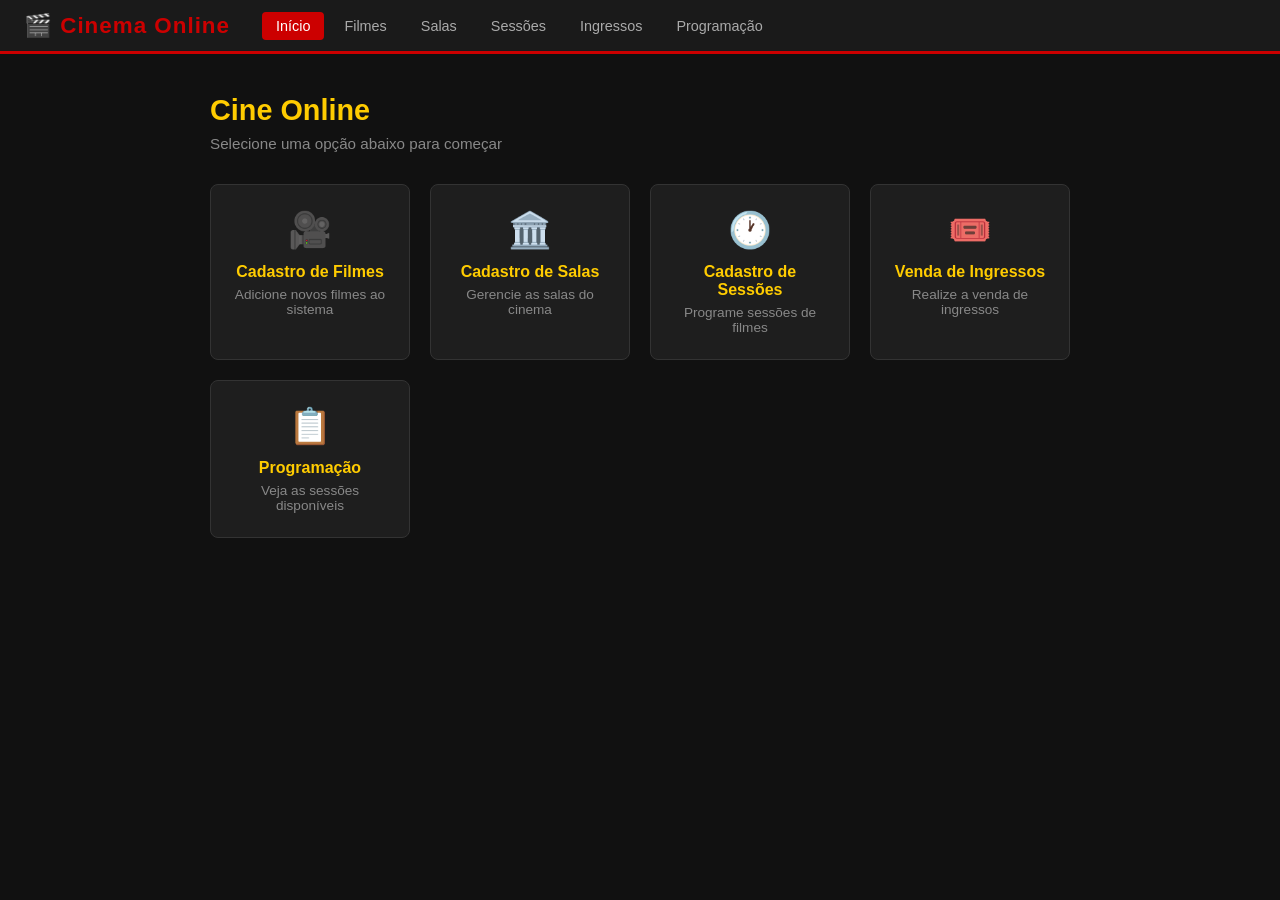
<file: index.html>
<!DOCTYPE html>
<html lang="pt-BR">
<head>
  <meta charset="UTF-8">
  <title>Cinema Online</title>
  <link rel="stylesheet" href="style.css">
</head>
<body>
  <nav class="navbar">
    <div class="nav-brand">🎬 Cinema Online</div>
    <ul class="nav-links">
      <li><a href="index.html" class="active">Início</a></li>
      <li><a href="cadastro-filmes.html">Filmes</a></li>
      <li><a href="cadastro-salas.html">Salas</a></li>
      <li><a href="cadastro-sessoes.html">Sessões</a></li>
      <li><a href="venda-ingressos.html">Ingressos</a></li>
      <li><a href="sessoes.html">Programação</a></li>
    </ul>
  </nav>

  <main class="container">
    <h1 class="page-title">Cine Online</h1>
    <p class="page-subtitle">Selecione uma opção abaixo para começar</p>

    <div class="menu-grid">
      <a href="cadastro-filmes.html" class="menu-card">
        <span class="menu-icon">🎥</span>
        <h2>Cadastro de Filmes</h2>
        <p>Adicione novos filmes ao sistema</p>
      </a>
      <a href="cadastro-salas.html" class="menu-card">
        <span class="menu-icon">🏛️</span>
        <h2>Cadastro de Salas</h2>
        <p>Gerencie as salas do cinema</p>
      </a>
      <a href="cadastro-sessoes.html" class="menu-card">
        <span class="menu-icon">🕐</span>
        <h2>Cadastro de Sessões</h2>
        <p>Programe sessões de filmes</p>
      </a>
      <a href="venda-ingressos.html" class="menu-card">
        <span class="menu-icon">🎟️</span>
        <h2>Venda de Ingressos</h2>
        <p>Realize a venda de ingressos</p>
      </a>
      <a href="sessoes.html" class="menu-card">
        <span class="menu-icon">📋</span>
        <h2>Programação</h2>
        <p>Veja as sessões disponíveis</p>
      </a>
    </div>
  </main>
</body>
</html>
</file>
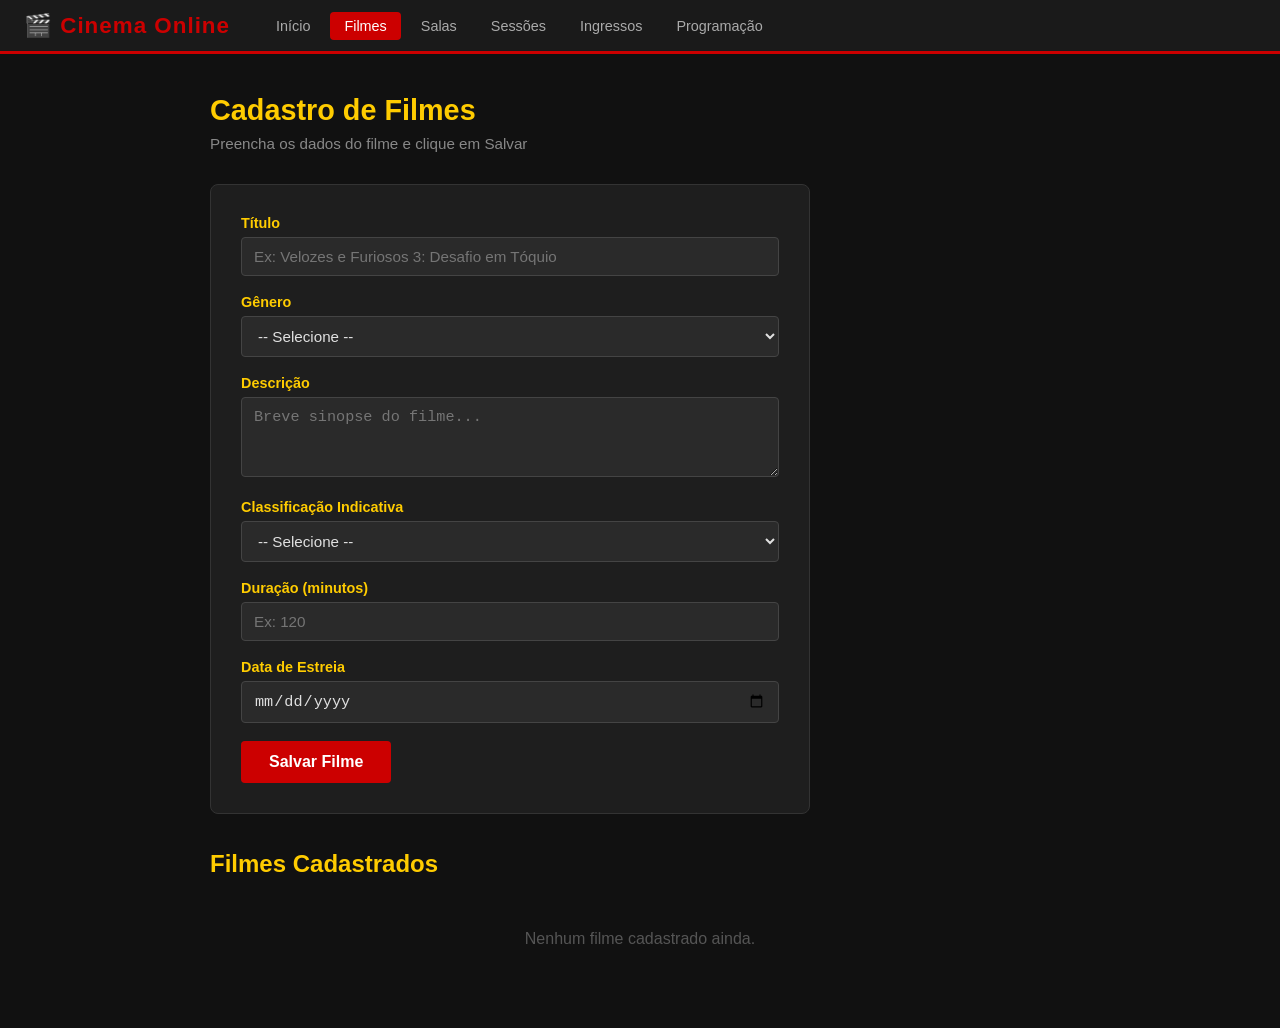
<file: cadastro-filmes.html>
<!DOCTYPE html>
<html lang="pt-BR">
<head>
  <meta charset="UTF-8">
  <title>Cadastro de Filmes - Cinema Online</title>
  <link rel="stylesheet" href="style.css">
</head>
<body>
  <nav class="navbar">
    <div class="nav-brand">🎬 Cinema Online</div>
    <ul class="nav-links">
      <li><a href="index.html">Início</a></li>
      <li><a href="cadastro-filmes.html" class="active">Filmes</a></li>
      <li><a href="cadastro-salas.html">Salas</a></li>
      <li><a href="cadastro-sessoes.html">Sessões</a></li>
      <li><a href="venda-ingressos.html">Ingressos</a></li>
      <li><a href="sessoes.html">Programação</a></li>
    </ul>
  </nav>

  <main class="container">
    <h1 class="page-title">Cadastro de Filmes</h1>
    <p class="page-subtitle">Preencha os dados do filme e clique em Salvar</p>

    <div id="alerta" class="alert hidden"></div>

    <div class="form-card">
      <div class="form-group">
        <label for="titulo">Título</label>
        <input type="text" id="titulo" placeholder="Ex: Velozes e Furiosos 3: Desafio em Tóquio">
      </div>

      <div class="form-group">
        <label for="genero">Gênero</label>
        <select id="genero">
          <option value="">-- Selecione --</option>
          <option value="Ação">Ação</option>
          <option value="Aventura">Aventura</option>
          <option value="Comédia">Comédia</option>
          <option value="Drama">Drama</option>
          <option value="Terror">Terror</option>
          <option value="Romance">Romance</option>
          <option value="Ficção Científica">Ficção Científica</option>
          <option value="Animação">Animação</option>
          <option value="Documentário">Documentário</option>
          <option value="Suspense">Suspense</option>
        </select>
      </div>

      <div class="form-group">
        <label for="descricao">Descrição</label>
        <textarea id="descricao" placeholder="Breve sinopse do filme..."></textarea>
      </div>

      <div class="form-group">
        <label for="classificacao">Classificação Indicativa</label>
        <select id="classificacao">
          <option value="">-- Selecione --</option>
          <option value="Livre">Livre</option>
          <option value="10 anos">10 anos</option>
          <option value="12 anos">12 anos</option>
          <option value="14 anos">14 anos</option>
          <option value="16 anos">16 anos</option>
          <option value="18 anos">18 anos</option>
        </select>
      </div>

      <div class="form-group">
        <label for="duracao">Duração (minutos)</label>
        <input type="number" id="duracao" placeholder="Ex: 120" min="1">
      </div>

      <div class="form-group">
        <label for="estreia">Data de Estreia</label>
        <input type="date" id="estreia">
      </div>

      <button class="btn-primary" onclick="salvarFilme()">Salvar Filme</button>
    </div>

    <h2 style="color:#ffcc00; margin: 36px 0 12px;">Filmes Cadastrados</h2>
    <div id="listaFilmes"></div>
  </main>

  <script>
    let editandoId = null;

    // Carrega a lista de filmes ao abrir a página
    carregarFilmes();

    function salvarFilme() {
      // Lê os valores dos campos do formulário
      const titulo       = document.getElementById('titulo').value.trim();
      const genero       = document.getElementById('genero').value;
      const descricao    = document.getElementById('descricao').value.trim();
      const classificacao= document.getElementById('classificacao').value;
      const duracao      = document.getElementById('duracao').value;
      const estreia      = document.getElementById('estreia').value;

      // Validação: todos os campos são obrigatórios
      if (!titulo || !genero || !descricao || !classificacao || !duracao || !estreia) {
        mostrarAlerta('Preencha todos os campos!', 'error');
        return;
      }

      // Recupera o array de filmes já salvo (ou cria um vazio)
      const filmes = JSON.parse(localStorage.getItem('filmes') || '[]');

      if (editandoId) {
        // Atualizar filme existente
        const index = filmes.findIndex(f => f.id === editandoId);
        if (index !== -1) {
          filmes[index] = {
            id: editandoId,
            titulo,
            genero,
            descricao,
            classificacao,
            duracao: parseInt(duracao),
            estreia
          };
          localStorage.setItem('filmes', JSON.stringify(filmes));
          mostrarAlerta('Filme atualizado com sucesso!', 'success');
        }
      } else {
        // Cria o objeto do novo filme com um id único
        const novoFilme = {
          id: Date.now(),
          titulo,
          genero,
          descricao,
          classificacao,
          duracao: parseInt(duracao),
          estreia
        };

        // Adiciona o novo filme ao array e salva de volta no localStorage
        filmes.push(novoFilme);
        localStorage.setItem('filmes', JSON.stringify(filmes));
        mostrarAlerta('Filme salvo com sucesso!', 'success');
      }

      limparFormulario();
      carregarFilmes();
      resetarEdicao();
    }

    function editarFilme(id) {
      const filmes = JSON.parse(localStorage.getItem('filmes') || '[]');
      const filme = filmes.find(f => f.id === id);
      if (filme) {
        document.getElementById('titulo').value = filme.titulo;
        document.getElementById('genero').value = filme.genero;
        document.getElementById('descricao').value = filme.descricao;
        document.getElementById('classificacao').value = filme.classificacao;
        document.getElementById('duracao').value = filme.duracao;
        document.getElementById('estreia').value = filme.estreia;
        editandoId = id;
        document.querySelector('.btn-primary').textContent = 'Atualizar Filme';
      }
    }

    function deletarFilme(id) {
      if (confirm('Tem certeza que deseja excluir este filme?')) {
        const filmes = JSON.parse(localStorage.getItem('filmes') || '[]');
        const novosFilmes = filmes.filter(f => f.id !== id);
        localStorage.setItem('filmes', JSON.stringify(novosFilmes));
        mostrarAlerta('Filme excluído com sucesso!', 'success');
        carregarFilmes();
      }
    }

    function resetarEdicao() {
      editandoId = null;
      document.querySelector('.btn-primary').textContent = 'Salvar Filme';
    }

    function carregarFilmes() {
      const filmes = JSON.parse(localStorage.getItem('filmes') || '[]');
      const div = document.getElementById('listaFilmes');

      if (filmes.length === 0) {
        div.innerHTML = '<div class="empty-state"><p>Nenhum filme cadastrado ainda.</p></div>';
        return;
      }

      // Monta a tabela com os filmes existentes
      let html = '<div class="table-wrapper"><table>';
      html += '<tr><th>Título</th><th>Gênero</th><th>Classificação</th><th>Duração</th><th>Estreia</th><th>Ações</th></tr>';
      filmes.forEach(f => {
        html += `<tr>
          <td>${f.titulo}</td>
          <td>${f.genero}</td>
          <td><span class="badge">${f.classificacao}</span></td>
          <td>${f.duracao} min</td>
          <td>${formatarData(f.estreia)}</td>
          <td>
            <button class="btn-edit" onclick="editarFilme(${f.id})">Editar</button>
            <button class="btn-delete" onclick="deletarFilme(${f.id})">Excluir</button>
          </td>
        </tr>`;
      });
      html += '</table></div>';
      div.innerHTML = html;
    }

    function limparFormulario() {
      ['titulo','genero','descricao','classificacao','duracao','estreia']
        .forEach(id => document.getElementById(id).value = '');
      resetarEdicao();
    }

    function mostrarAlerta(msg, tipo) {
      const el = document.getElementById('alerta');
      el.textContent = msg;
      el.className = `alert alert-${tipo}`;
      setTimeout(() => el.className = 'alert hidden', 3000);
    }

    function formatarData(dataStr) {
      if (!dataStr) return '-';
      const [y, m, d] = dataStr.split('-');
      return `${d}/${m}/${y}`;
    }
  </script>
</body>
</html>
</file>
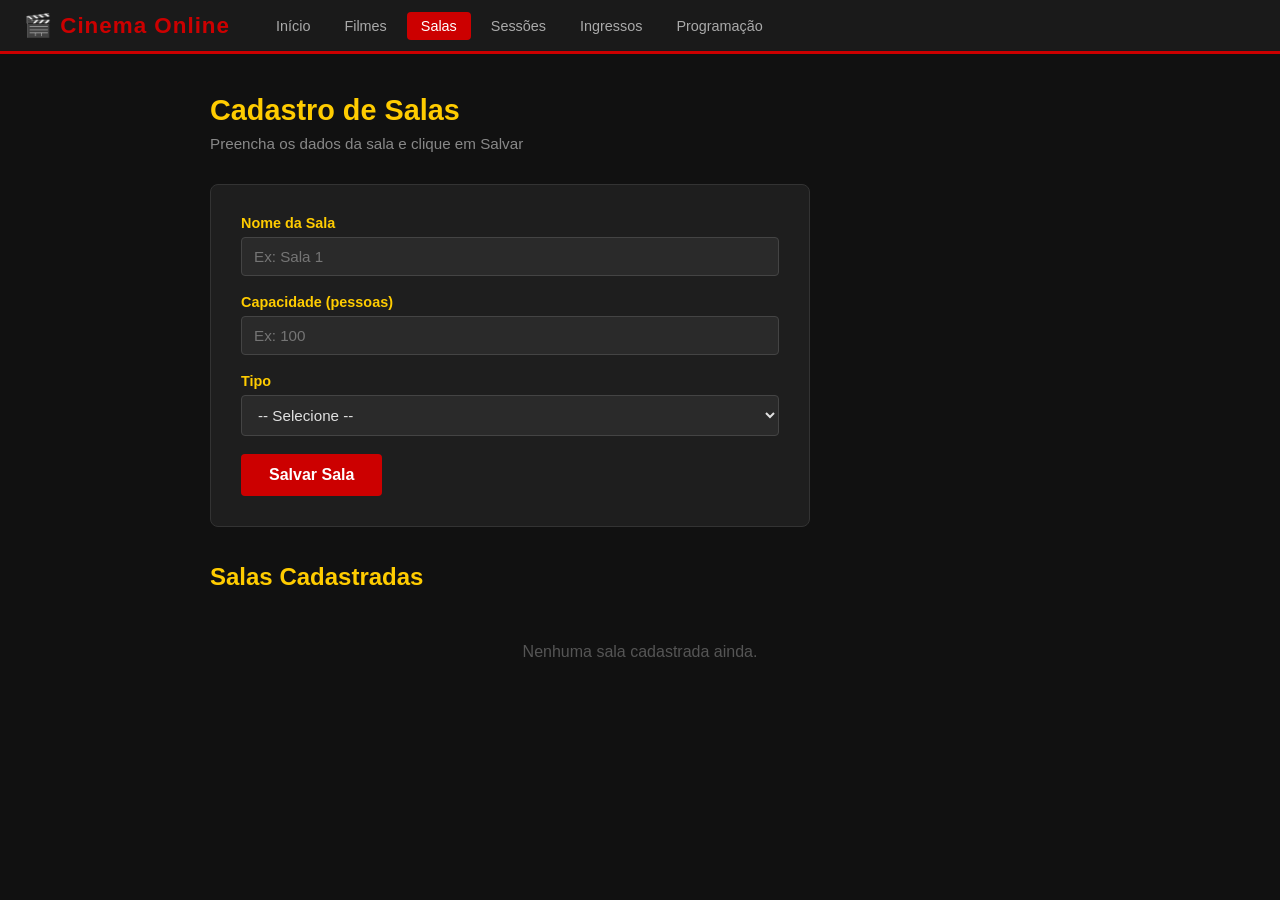
<file: cadastro-salas.html>
<!DOCTYPE html>
<html lang="pt-BR">
<head>
  <meta charset="UTF-8">
  <title>Cadastro de Salas - Cinema Online</title>
  <link rel="stylesheet" href="style.css">
</head>
<body>
  <nav class="navbar">
    <div class="nav-brand">🎬 Cinema Online</div>
    <ul class="nav-links">
      <li><a href="index.html">Início</a></li>
      <li><a href="cadastro-filmes.html">Filmes</a></li>
      <li><a href="cadastro-salas.html" class="active">Salas</a></li>
      <li><a href="cadastro-sessoes.html">Sessões</a></li>
      <li><a href="venda-ingressos.html">Ingressos</a></li>
      <li><a href="sessoes.html">Programação</a></li>
    </ul>
  </nav>

  <main class="container">
    <h1 class="page-title">Cadastro de Salas</h1>
    <p class="page-subtitle">Preencha os dados da sala e clique em Salvar</p>

    <div id="alerta" class="alert hidden"></div>

    <div class="form-card">
      <div class="form-group">
        <label for="nome">Nome da Sala</label>
        <input type="text" id="nome" placeholder="Ex: Sala 1">
      </div>

      <div class="form-group">
        <label for="capacidade">Capacidade (pessoas)</label>
        <input type="number" id="capacidade" placeholder="Ex: 100" min="1">
      </div>

      <div class="form-group">
        <label for="tipo">Tipo</label>
        <select id="tipo">
          <option value="">-- Selecione --</option>
          <option value="2D">2D</option>
          <option value="3D">3D</option>
          <option value="IMAX">IMAX</option>
        </select>
      </div>

      <button class="btn-primary" onclick="salvarSala()">Salvar Sala</button>
    </div>

    <h2 style="color:#ffcc00; margin: 36px 0 12px;">Salas Cadastradas</h2>
    <div id="listaSalas"></div>
  </main>

  <script>
    let editandoId = null;

    carregarSalas();

    function salvarSala() {
      const nome       = document.getElementById('nome').value.trim();
      const capacidade = document.getElementById('capacidade').value;
      const tipo       = document.getElementById('tipo').value;

      if (!nome || !capacidade || !tipo) {
        mostrarAlerta('Preencha todos os campos!', 'error');
        return;
      }

      // Recupera o array de salas salvo no localStorage
      const salas = JSON.parse(localStorage.getItem('salas') || '[]');

      if (editandoId) {
        // Atualizar sala existente
        const index = salas.findIndex(s => s.id === editandoId);
        if (index !== -1) {
          salas[index] = {
            id: editandoId,
            nome,
            capacidade: parseInt(capacidade),
            tipo
          };
          localStorage.setItem('salas', JSON.stringify(salas));
          mostrarAlerta('Sala atualizada com sucesso!', 'success');
        }
      } else {
        const novaSala = {
          id: Date.now(),
          nome,
          capacidade: parseInt(capacidade),
          tipo
        };

        salas.push(novaSala);
        localStorage.setItem('salas', JSON.stringify(salas));
        mostrarAlerta('Sala salva com sucesso!', 'success');
      }

      limparFormulario();
      carregarSalas();
      resetarEdicao();
    }

    function editarSala(id) {
      const salas = JSON.parse(localStorage.getItem('salas') || '[]');
      const sala = salas.find(s => s.id === id);
      if (sala) {
        document.getElementById('nome').value = sala.nome;
        document.getElementById('capacidade').value = sala.capacidade;
        document.getElementById('tipo').value = sala.tipo;
        editandoId = id;
        document.querySelector('.btn-primary').textContent = 'Atualizar Sala';
      }
    }

    function deletarSala(id) {
      if (confirm('Tem certeza que deseja excluir esta sala?')) {
        const salas = JSON.parse(localStorage.getItem('salas') || '[]');
        const novasSalas = salas.filter(s => s.id !== id);
        localStorage.setItem('salas', JSON.stringify(novasSalas));
        mostrarAlerta('Sala excluída com sucesso!', 'success');
        carregarSalas();
      }
    }

    function resetarEdicao() {
      editandoId = null;
      document.querySelector('.btn-primary').textContent = 'Salvar Sala';
    }

    function carregarSalas() {
      const salas = JSON.parse(localStorage.getItem('salas') || '[]');
      const div = document.getElementById('listaSalas');

      if (salas.length === 0) {
        div.innerHTML = '<div class="empty-state"><p>Nenhuma sala cadastrada ainda.</p></div>';
        return;
      }

      let html = '<div class="table-wrapper"><table>';
      html += '<tr><th>Nome</th><th>Capacidade</th><th>Tipo</th><th>Ações</th></tr>';
      salas.forEach(s => {
        html += `<tr>
          <td>${s.nome}</td>
          <td>${s.capacidade} lugares</td>
          <td><span class="badge">${s.tipo}</span></td>
          <td>
            <button class="btn-edit" onclick="editarSala(${s.id})">Editar</button>
            <button class="btn-delete" onclick="deletarSala(${s.id})">Excluir</button>
          </td>
        </tr>`;
      });
      html += '</table></div>';
      div.innerHTML = html;
    }

    function limparFormulario() {
      ['nome', 'capacidade', 'tipo'].forEach(id => document.getElementById(id).value = '');
      resetarEdicao();
    }

    function mostrarAlerta(msg, tipo) {
      const el = document.getElementById('alerta');
      el.textContent = msg;
      el.className = `alert alert-${tipo}`;
      setTimeout(() => el.className = 'alert hidden', 3000);
    }
  </script>
</body>
</html>
</file>
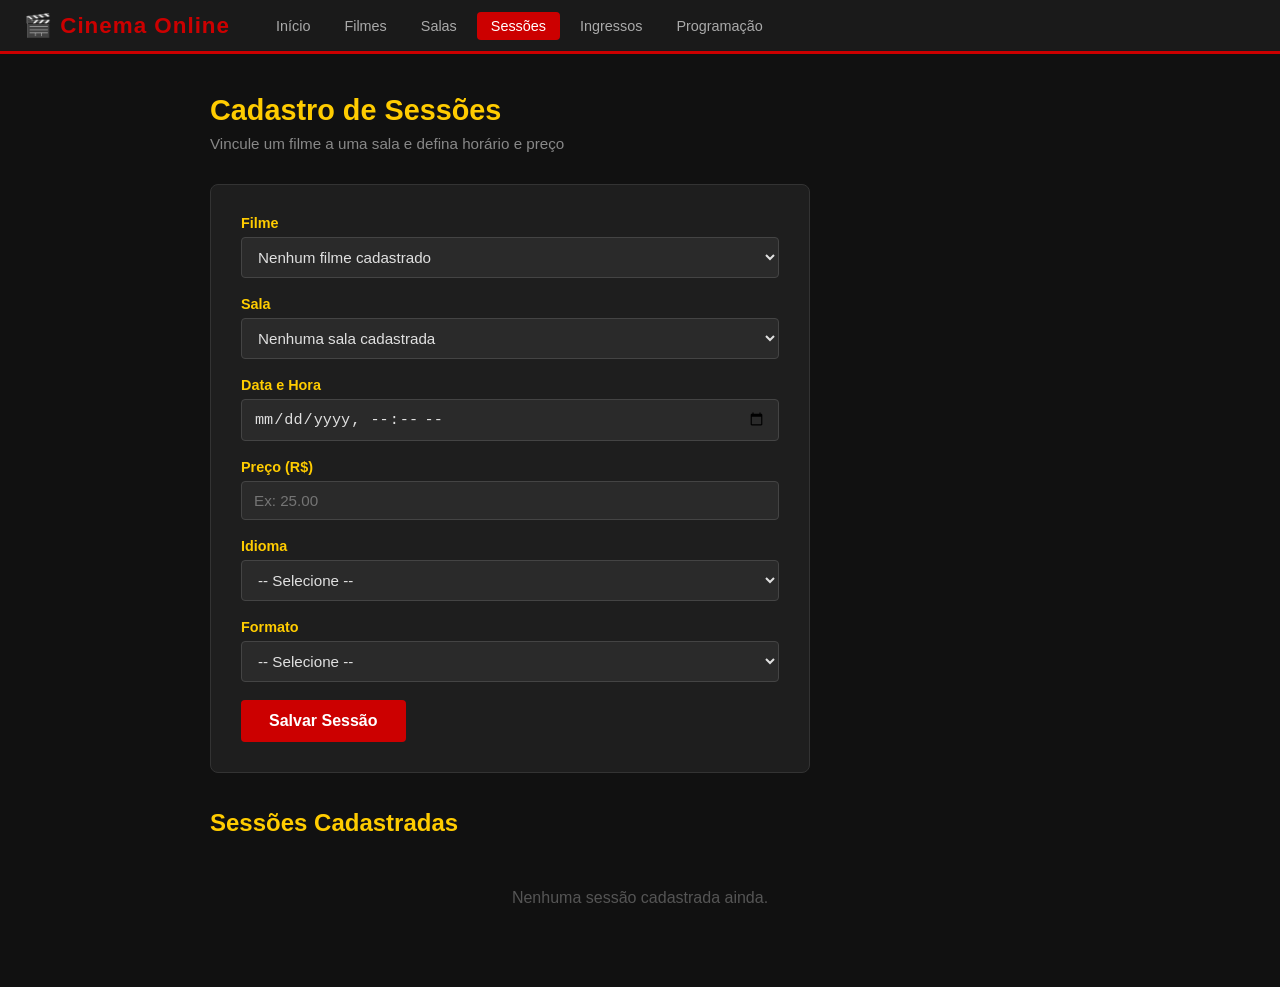
<file: cadastro-sessoes.html>
<!DOCTYPE html>
<html lang="pt-BR">
<head>
  <meta charset="UTF-8">
  <title>Cadastro de Sessões - Cinema Online</title>
  <link rel="stylesheet" href="style.css">
</head>
<body>
  <nav class="navbar">
    <div class="nav-brand">🎬 Cinema Online</div>
    <ul class="nav-links">
      <li><a href="index.html">Início</a></li>
      <li><a href="cadastro-filmes.html">Filmes</a></li>
      <li><a href="cadastro-salas.html">Salas</a></li>
      <li><a href="cadastro-sessoes.html" class="active">Sessões</a></li>
      <li><a href="venda-ingressos.html">Ingressos</a></li>
      <li><a href="sessoes.html">Programação</a></li>
    </ul>
  </nav>

  <main class="container">
    <h1 class="page-title">Cadastro de Sessões</h1>
    <p class="page-subtitle">Vincule um filme a uma sala e defina horário e preço</p>

    <div id="alerta" class="alert hidden"></div>

    <div class="form-card">
      <div class="form-group">
        <label for="filme">Filme</label>
        <!-- Este select é preenchido dinamicamente pelo JavaScript com filmes do localStorage -->
        <select id="filme">
          <option value="">-- Selecione um Filme --</option>
        </select>
      </div>

      <div class="form-group">
        <label for="sala">Sala</label>
        <!-- Este select é preenchido dinamicamente pelo JavaScript com salas do localStorage -->
        <select id="sala">
          <option value="">-- Selecione uma Sala --</option>
        </select>
      </div>

      <div class="form-group">
        <label for="dataHora">Data e Hora</label>
        <input type="datetime-local" id="dataHora">
      </div>

      <div class="form-group">
        <label for="preco">Preço (R$)</label>
        <input type="number" id="preco" placeholder="Ex: 25.00" min="0" step="0.01">
      </div>

      <div class="form-group">
        <label for="idioma">Idioma</label>
        <select id="idioma">
          <option value="">-- Selecione --</option>
          <option value="Português">Português</option>
          <option value="Áudio Original (Legendado)">Áudio Original (Legendado)</option>
        </select>
      </div>

      <div class="form-group">
        <label for="formato">Formato</label>
        <select id="formato">
          <option value="">-- Selecione --</option>
          <option value="2D">2D</option>
          <option value="3D">3D</option>
        </select>
      </div>

      <button class="btn-primary" onclick="salvarSessao()">Salvar Sessão</button>
    </div>

    <h2 style="color:#ffcc00; margin: 36px 0 12px;">Sessões Cadastradas</h2>
    <div id="listaSessoes"></div>
  </main>

  <script>
    let editandoId = null;

    // Ao carregar a página, popula os selects com dados do localStorage
    carregarOpcoesFilmes();
    carregarOpcoesSalas();
    carregarSessoes();

    function carregarOpcoesFilmes() {
      const filmes = JSON.parse(localStorage.getItem('filmes') || '[]');
      const select = document.getElementById('filme');

      if (filmes.length === 0) {
        select.innerHTML = '<option value="">Nenhum filme cadastrado</option>';
        return;
      }

      // Para cada filme salvo, cria um <option> com id como valor e título como texto
      filmes.forEach(f => {
        const option = document.createElement('option');
        option.value = f.id;
        option.textContent = f.titulo;
        select.appendChild(option);
      });
    }

    function carregarOpcoesSalas() {
      const salas = JSON.parse(localStorage.getItem('salas') || '[]');
      const select = document.getElementById('sala');

      if (salas.length === 0) {
        select.innerHTML = '<option value="">Nenhuma sala cadastrada</option>';
        return;
      }

      salas.forEach(s => {
        const option = document.createElement('option');
        option.value = s.id;
        option.textContent = `${s.nome} (${s.tipo})`;
        select.appendChild(option);
      });
    }

    function salvarSessao() {
      const filmeId  = document.getElementById('filme').value;
      const salaId   = document.getElementById('sala').value;
      const dataHora = document.getElementById('dataHora').value;
      const preco    = document.getElementById('preco').value;
      const idioma   = document.getElementById('idioma').value;
      const formato  = document.getElementById('formato').value;

      if (!filmeId || !salaId || !dataHora || !preco || !idioma || !formato) {
        mostrarAlerta('Preencha todos os campos!', 'error');
        return;
      }

      const sessoes = JSON.parse(localStorage.getItem('sessoes') || '[]');

      if (editandoId) {
        // Atualizar sessão existente
        const index = sessoes.findIndex(s => s.id === editandoId);
        if (index !== -1) {
          sessoes[index] = {
            id: editandoId,
            filmeId,
            salaId,
            dataHora,
            preco: parseFloat(preco),
            idioma,
            formato
          };
          localStorage.setItem('sessoes', JSON.stringify(sessoes));
          mostrarAlerta('Sessão atualizada com sucesso!', 'success');
        }
      } else {
        const novaSessao = {
          id: Date.now(),
          filmeId,
          salaId,
          dataHora,
          preco: parseFloat(preco),
          idioma,
          formato
        };

        sessoes.push(novaSessao);
        localStorage.setItem('sessoes', JSON.stringify(sessoes));
        mostrarAlerta('Sessão salva com sucesso!', 'success');
      }

      limparFormulario();
      carregarSessoes();
      resetarEdicao();
    }

    function carregarSessoes() {
      const sessoes = JSON.parse(localStorage.getItem('sessoes') || '[]');
      const filmes  = JSON.parse(localStorage.getItem('filmes') || '[]');
      const salas   = JSON.parse(localStorage.getItem('salas') || '[]');
      const div     = document.getElementById('listaSessoes');

      if (sessoes.length === 0) {
        div.innerHTML = '<div class="empty-state"><p>Nenhuma sessão cadastrada ainda.</p></div>';
        return;
      }

      let html = '<div class="table-wrapper"><table>';
      html += '<tr><th>Filme</th><th>Sala</th><th>Data/Hora</th><th>Preço</th><th>Idioma</th><th>Formato</th><th>Ações</th></tr>';

      sessoes.forEach(s => {
        // Busca os dados completos do filme e da sala pelo id armazenado na sessão
        const filme = filmes.find(f => String(f.id) === String(s.filmeId));
        const sala  = salas.find(sa => String(sa.id) === String(s.salaId));

        html += `<tr>
          <td>${filme ? filme.titulo : '?'}</td>
          <td>${sala ? sala.nome : '?'}</td>
          <td>${formatarDataHora(s.dataHora)}</td>
          <td>R$ ${parseFloat(s.preco).toFixed(2)}</td>
          <td>${s.idioma}</td>
          <td><span class="badge">${s.formato}</span></td>
          <td>
            <button class="btn-edit" onclick="editarSessao(${s.id})">Editar</button>
            <button class="btn-delete" onclick="deletarSessao(${s.id})">Excluir</button>
          </td>
        </tr>`;
      });

      html += '</table></div>';
      div.innerHTML = html;
    }

    function editarSessao(id) {
      const sessoes = JSON.parse(localStorage.getItem('sessoes') || '[]');
      const sessao = sessoes.find(s => s.id === id);
      if (sessao) {
        document.getElementById('filme').value = sessao.filmeId;
        document.getElementById('sala').value = sessao.salaId;
        document.getElementById('dataHora').value = sessao.dataHora;
        document.getElementById('preco').value = sessao.preco;
        document.getElementById('idioma').value = sessao.idioma;
        document.getElementById('formato').value = sessao.formato;
        editandoId = id;
        document.querySelector('.btn-primary').textContent = 'Atualizar Sessão';
      }
    }

    function deletarSessao(id) {
      if (confirm('Tem certeza que deseja excluir esta sessão?')) {
        const sessoes = JSON.parse(localStorage.getItem('sessoes') || '[]');
        const novasSessoes = sessoes.filter(s => s.id !== id);
        localStorage.setItem('sessoes', JSON.stringify(novasSessoes));
        mostrarAlerta('Sessão excluída com sucesso!', 'success');
        carregarSessoes();
      }
    }

    function resetarEdicao() {
      editandoId = null;
      document.querySelector('.btn-primary').textContent = 'Salvar Sessão';
    }

    function limparFormulario() {
      ['filme','sala','dataHora','preco','idioma','formato']
        .forEach(id => document.getElementById(id).value = '');
      resetarEdicao();
    }

    function mostrarAlerta(msg, tipo) {
      const el = document.getElementById('alerta');
      el.textContent = msg;
      el.className = `alert alert-${tipo}`;
      setTimeout(() => el.className = 'alert hidden', 3000);
    }

    function formatarDataHora(str) {
      if (!str) return '-';
      const d = new Date(str);
      return d.toLocaleString('pt-BR');
    }
  </script>
</body>
</html>
</file>
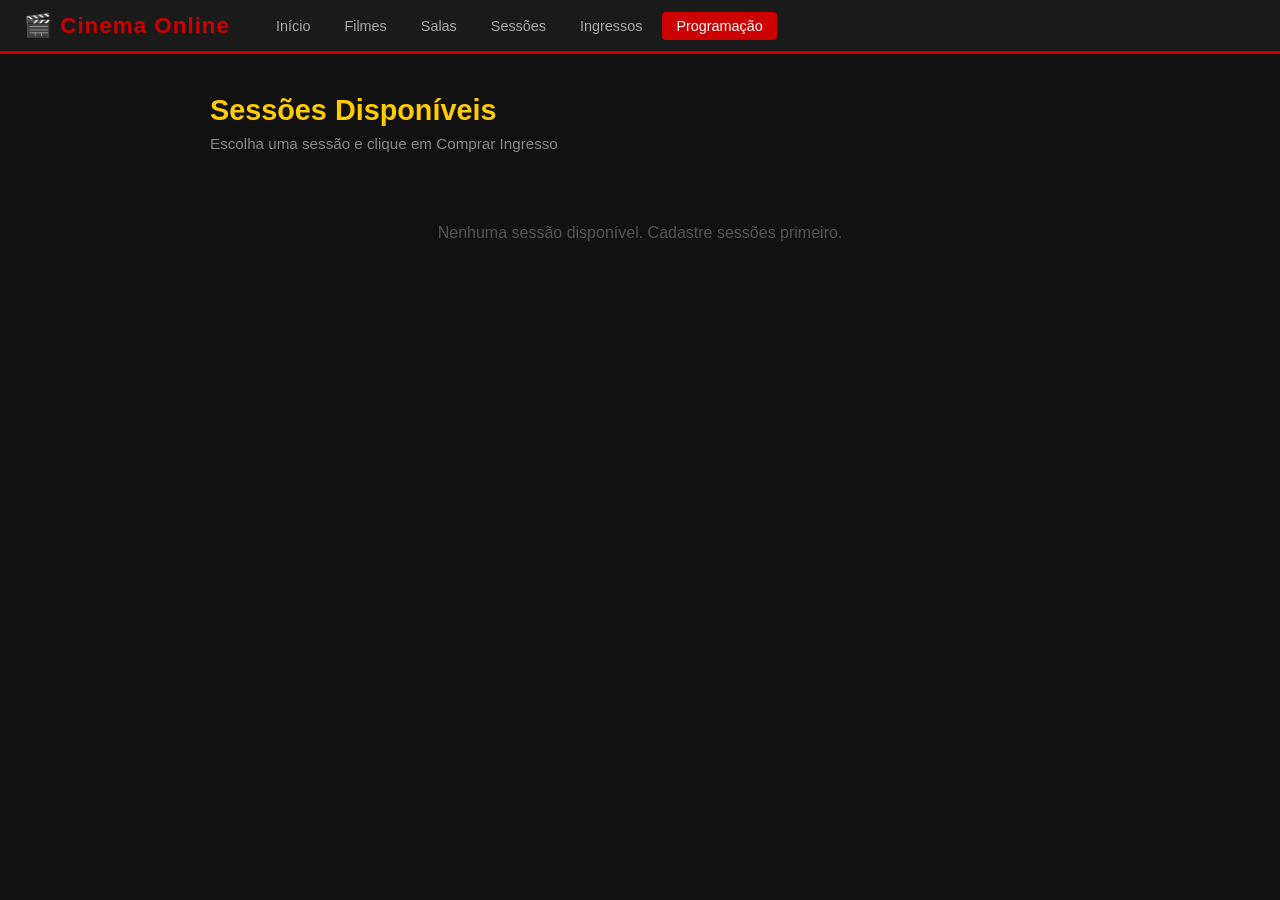
<file: sessoes.html>
<!DOCTYPE html>
<html lang="pt-BR">
<head>
  <meta charset="UTF-8">
  <title>Programação - Cinema Online</title>
  <link rel="stylesheet" href="style.css">
</head>
<body>
  <nav class="navbar">
    <div class="nav-brand">🎬 Cinema Online</div>
    <ul class="nav-links">
      <li><a href="index.html">Início</a></li>
      <li><a href="cadastro-filmes.html">Filmes</a></li>
      <li><a href="cadastro-salas.html">Salas</a></li>
      <li><a href="cadastro-sessoes.html">Sessões</a></li>
      <li><a href="venda-ingressos.html">Ingressos</a></li>
      <li><a href="sessoes.html" class="active">Programação</a></li>
    </ul>
  </nav>

  <main class="container">
    <h1 class="page-title">Sessões Disponíveis</h1>
    <p class="page-subtitle">Escolha uma sessão e clique em Comprar Ingresso</p>

    <div id="listaSessoes"></div>
  </main>

  <script>
    carregarSessoes();

    function carregarSessoes() {
      const sessoes = JSON.parse(localStorage.getItem('sessoes') || '[]');
      const filmes  = JSON.parse(localStorage.getItem('filmes') || '[]');
      const salas   = JSON.parse(localStorage.getItem('salas') || '[]');
      const div     = document.getElementById('listaSessoes');

      if (sessoes.length === 0) {
        div.innerHTML = '<div class="empty-state"><p>Nenhuma sessão disponível. Cadastre sessões primeiro.</p></div>';
        return;
      }

      let html = '<div class="table-wrapper"><table>';
      html += '<tr><th>Filme</th><th>Sala</th><th>Data e Hora</th><th>Preço</th><th>Idioma</th><th>Formato</th><th>Ação</th></tr>';

      sessoes.forEach(s => {
        const filme = filmes.find(f => String(f.id) === String(s.filmeId));
        const sala  = salas.find(sa => String(sa.id) === String(s.salaId));

        html += `<tr>
          <td>${filme ? filme.titulo : '?'}</td>
          <td>${sala ? sala.nome : '?'}</td>
          <td>${formatarDataHora(s.dataHora)}</td>
          <td>R$ ${parseFloat(s.preco).toFixed(2)}</td>
          <td>${s.idioma}</td>
          <td><span class="badge">${s.formato}</span></td>
          <td>
            <a href="venda-ingressos.html?sessaoId=${s.id}" class="btn-secondary">
              Comprar Ingresso
            </a>
          </td>
        </tr>`;
      });

      html += '</table></div>';
      div.innerHTML = html;
    }

    function formatarDataHora(str) {
      if (!str) return '-';
      const d = new Date(str);
      return d.toLocaleString('pt-BR');
    }
  </script>
</body>
</html>
</file>
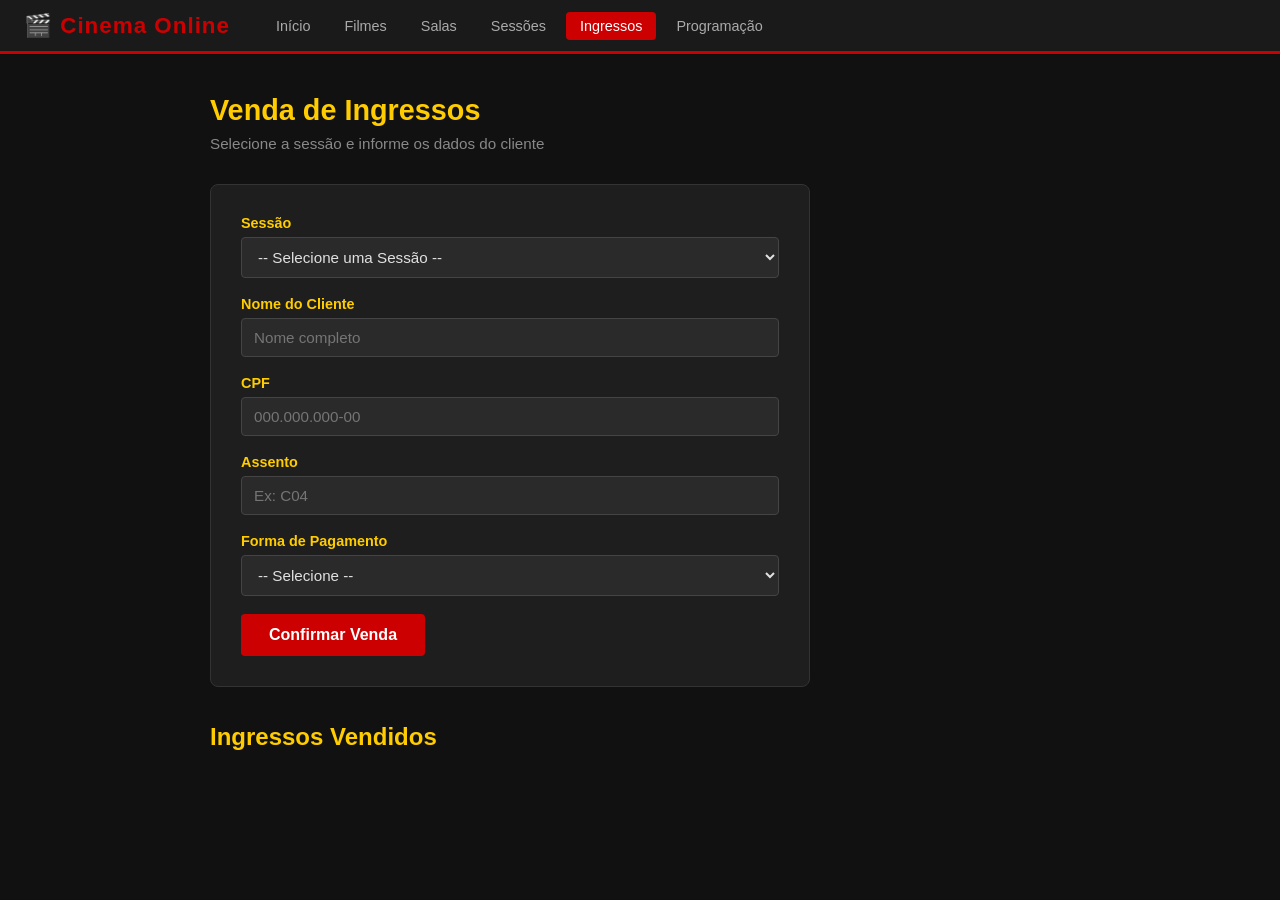
<file: venda-ingressos.html>
<!DOCTYPE html>
<html lang="pt-BR">
<head>
  <meta charset="UTF-8">
  <title>Venda de Ingressos - Cinema Online</title>
  <link rel="stylesheet" href="style.css">
</head>
<body>
  <nav class="navbar">
    <div class="nav-brand">🎬 Cinema Online</div>
    <ul class="nav-links">
      <li><a href="index.html">Início</a></li>
      <li><a href="cadastro-filmes.html">Filmes</a></li>
      <li><a href="cadastro-salas.html">Salas</a></li>
      <li><a href="cadastro-sessoes.html">Sessões</a></li>
      <li><a href="venda-ingressos.html" class="active">Ingressos</a></li>
      <li><a href="sessoes.html">Programação</a></li>
    </ul>
  </nav>

  <main class="container">
    <h1 class="page-title">Venda de Ingressos</h1>
    <p class="page-subtitle">Selecione a sessão e informe os dados do cliente</p>

    <div id="alerta" class="alert hidden"></div>

    <div class="form-card">
      <div class="form-group">
        <label for="sessao">Sessão</label>
        <!-- Select preenchido dinamicamente com sessões do localStorage -->
        <select id="sessao">
          <option value="">-- Selecione uma Sessão --</option>
        </select>
      </div>

      <div class="form-group">
        <label for="nomeCliente">Nome do Cliente</label>
        <input type="text" id="nomeCliente" placeholder="Nome completo">
      </div>

      <div class="form-group">
        <label for="cpf">CPF</label>
        <input type="text" id="cpf" placeholder="000.000.000-00" maxlength="14">
      </div>

      <div class="form-group">
        <label for="assento">Assento</label>
        <input type="text" id="assento" placeholder="Ex: C04">
      </div>

      <div class="form-group">
        <label for="pagamento">Forma de Pagamento</label>
        <select id="pagamento">
          <option value="">-- Selecione --</option>
          <option value="Cartão">Cartão</option>
          <option value="Pix">Pix</option>
          <option value="Dinheiro">Dinheiro</option>
        </select>
      </div>

      <button class="btn-primary" onclick="confirmarVenda()">Confirmar Venda</button>
    </div>

    <h2 style="color:#ffcc00; margin: 36px 0 12px;">Ingressos Vendidos</h2>
    <div id="listaIngressos"></div>
  </main>

  <script>
    let editandoId = null;

    carregarOpcoesSessoes();
    carregarIngressos();

    // Verifica se veio redirecionado da página de sessões com uma sessão pré-selecionada
    function carregarOpcoesSessoes() {
      const sessoes = JSON.parse(localStorage.getItem('sessoes') || '[]');
      const filmes  = JSON.parse(localStorage.getItem('filmes') || '[]');
      const select  = document.getElementById('sessao');

      if (sessoes.length === 0) {
        select.innerHTML = '<option value="">Nenhuma sessão cadastrada</option>';
        return;
      }

      sessoes.forEach(s => {
        const filme = filmes.find(f => String(f.id) === String(s.filmeId));
        const tituloFilme = filme ? filme.titulo : 'Filme desconhecido';

        const option = document.createElement('option');
        option.value = s.id;
        // Exibe título do filme + data/hora no select
        option.textContent = `${tituloFilme} — ${formatarDataHora(s.dataHora)} (R$ ${parseFloat(s.preco).toFixed(2)})`;
        select.appendChild(option);
      });

      // Se a URL contém ?sessaoId=..., pré-seleciona a sessão correspondente
      const params = new URLSearchParams(window.location.search);
      const sessaoId = params.get('sessaoId');
      if (sessaoId) {
        select.value = sessaoId;
      }
    }

    function confirmarVenda() {
      const sessaoId    = document.getElementById('sessao').value;
      const nomeCliente = document.getElementById('nomeCliente').value.trim();
      const cpf         = document.getElementById('cpf').value.trim();
      const assento     = document.getElementById('assento').value.trim();
      const pagamento   = document.getElementById('pagamento').value;

      if (!sessaoId || !nomeCliente || !cpf || !assento || !pagamento) {
        mostrarAlerta('Preencha todos os campos!', 'error');
        return;
      }

      const ingressos = JSON.parse(localStorage.getItem('ingressos') || '[]');

      if (editandoId) {
        // Atualizar ingresso existente
        const index = ingressos.findIndex(i => i.id === editandoId);
        if (index !== -1) {
          ingressos[index] = {
            id: editandoId,
            sessaoId,
            nomeCliente,
            cpf,
            assento,
            pagamento
          };
          localStorage.setItem('ingressos', JSON.stringify(ingressos));
          mostrarAlerta('Ingresso atualizado com sucesso!', 'success');
        }
      } else {
        const novoIngresso = {
          id: Date.now(),
          sessaoId,
          nomeCliente,
          cpf,
          assento,
          pagamento
        };

        ingressos.push(novoIngresso);
        localStorage.setItem('ingressos', JSON.stringify(ingressos));
        mostrarAlerta('Ingresso confirmado com sucesso!', 'success');
      }

      limparFormulario();
      carregarIngressos();
      resetarEdicao();
    }

    function carregarIngressos() {
      const ingressos = JSON.parse(localStorage.getItem('ingressos') || '[]');
      const sessoes   = JSON.parse(localStorage.getItem('sessoes') || '[]');
      const filmes    = JSON.parse(localStorage.getItem('filmes') || '[]');
      const div       = document.getElementById('listaIngressos');

      if (ingressos.length === 0) {
        div.innerHTML = '<div class="empty-state"><p>Nenhum ingresso vendido ainda.</p></div>';
        return;
      }

      let html = '<div class="table-wrapper"><table>';
      html += '<tr><th>Cliente</th><th>CPF</th><th>Sessão</th><th>Assento</th><th>Pagamento</th><th>Ações</th></tr>';

      ingressos.forEach(i => {
        const sessao = sessoes.find(s => String(s.id) === String(i.sessaoId));
        const filme  = sessao ? filmes.find(f => String(f.id) === String(sessao.filmeId)) : null;
        const info   = filme ? `${filme.titulo} ${formatarDataHora(sessao.dataHora)}` : '?';

        html += `<tr>
          <td>${i.nomeCliente}</td>
          <td>${i.cpf}</td>
          <td>${info}</td>
          <td>${i.assento}</td>
          <td><span class="badge">${i.pagamento}</span></td>
          <td>
            <button class="btn-edit" onclick="editarIngresso(${i.id})">Editar</button>
            <button class="btn-delete" onclick="deletarIngresso(${i.id})">Excluir</button>
          </td>
        </tr>`;
      });

      html += '</table></div>';
      div.innerHTML = html;
    }

    function editarIngresso(id) {
      const ingressos = JSON.parse(localStorage.getItem('ingressos') || '[]');
      const ingresso = ingressos.find(i => i.id === id);
      if (ingresso) {
        document.getElementById('sessao').value = ingresso.sessaoId;
        document.getElementById('nomeCliente').value = ingresso.nomeCliente;
        document.getElementById('cpf').value = ingresso.cpf;
        document.getElementById('assento').value = ingresso.assento;
        document.getElementById('pagamento').value = ingresso.pagamento;
        editandoId = id;
        document.querySelector('.btn-primary').textContent = 'Atualizar Ingresso';
      }
    }

    function deletarIngresso(id) {
      if (confirm('Tem certeza que deseja excluir este ingresso?')) {
        const ingressos = JSON.parse(localStorage.getItem('ingressos') || '[]');
        const novosIngressos = ingressos.filter(i => i.id !== id);
        localStorage.setItem('ingressos', JSON.stringify(novosIngressos));
        mostrarAlerta('Ingresso excluído com sucesso!', 'success');
        carregarIngressos();
      }
    }

    function resetarEdicao() {
      editandoId = null;
      document.querySelector('.btn-primary').textContent = 'Confirmar Venda';
    }

    function limparFormulario() {
      ['sessao','nomeCliente','cpf','assento','pagamento']
        .forEach(id => document.getElementById(id).value = '');
      resetarEdicao();
    }
      const el = document.getElementById('alerta');
      el.textContent = msg;
      el.className = `alert alert-${tipo}`;
      setTimeout(() => el.className = 'alert hidden', 3000);
    }

    function formatarDataHora(str) {
      if (!str) return '-';
      const d = new Date(str);
      return d.toLocaleString('pt-BR');
    }
  </script>
</body>
</html>
</file>
<file: style.css>
/* ===== RESET & BASE ===== */
* {
  margin: 0;
  padding: 0;
  box-sizing: border-box;
}

body {
  background-color: #111111;
  color: #e0e0e0;
  font-family: 'Segoe UI', Tahoma, Geneva, Verdana, sans-serif;
  min-height: 100vh;
}

/* ===== NAVBAR ===== */
.navbar {
  background-color: #1a1a1a;
  border-bottom: 3px solid #cc0000;
  padding: 12px 24px;
  display: flex;
  align-items: center;
  gap: 32px;
  flex-wrap: wrap;
  position: sticky;
  top: 0;
  z-index: 100;
}

.nav-brand {
  color: #cc0000;
  font-size: 1.4rem;
  font-weight: bold;
  letter-spacing: 1px;
  white-space: nowrap;
}

.nav-links {
  list-style: none;
  display: flex;
  flex-wrap: wrap;
  gap: 6px;
}

.nav-links a {
  color: #aaaaaa;
  text-decoration: none;
  padding: 6px 14px;
  border-radius: 4px;
  font-size: 0.9rem;
  transition: background 0.2s, color 0.2s;
}

.nav-links a:hover,
.nav-links a.active {
  background-color: #cc0000;
  color: #ffffff;
}

/* ===== CONTAINER ===== */
.container {
  max-width: 900px;
  margin: 40px auto;
  padding: 0 20px;
}

/* ===== PAGE TITLE ===== */
.page-title {
  color: #ffcc00;
  font-size: 1.8rem;
  margin-bottom: 8px;
}

.page-subtitle {
  color: #888;
  margin-bottom: 32px;
  font-size: 0.95rem;
}

/* ===== MENU GRID (index) ===== */
.menu-grid {
  display: grid;
  grid-template-columns: repeat(auto-fit, minmax(200px, 1fr));
  gap: 20px;
}

.menu-card {
  background-color: #1e1e1e;
  border: 1px solid #333;
  border-radius: 8px;
  padding: 24px 20px;
  text-decoration: none;
  color: #e0e0e0;
  text-align: center;
  transition: border-color 0.2s, background 0.2s;
  display: block;
}

.menu-card:hover {
  border-color: #cc0000;
  background-color: #252525;
}

.menu-icon {
  font-size: 2.2rem;
  display: block;
  margin-bottom: 12px;
}

.menu-card h2 {
  font-size: 1rem;
  color: #ffcc00;
  margin-bottom: 6px;
}

.menu-card p {
  font-size: 0.85rem;
  color: #888;
}

/* ===== FORM CARD ===== */
.form-card {
  background-color: #1e1e1e;
  border: 1px solid #333;
  border-radius: 8px;
  padding: 30px;
  max-width: 600px;
}

.form-group {
  margin-bottom: 18px;
}

.form-group label {
  display: block;
  margin-bottom: 6px;
  color: #ffcc00;
  font-size: 0.9rem;
  font-weight: 600;
}

.form-group input,
.form-group select,
.form-group textarea {
  width: 100%;
  background-color: #2a2a2a;
  border: 1px solid #444;
  border-radius: 4px;
  color: #e0e0e0;
  padding: 10px 12px;
  font-size: 0.95rem;
  outline: none;
  transition: border-color 0.2s;
}

.form-group input:focus,
.form-group select:focus,
.form-group textarea:focus {
  border-color: #cc0000;
}

.form-group textarea {
  resize: vertical;
  min-height: 80px;
}

.form-group select option {
  background-color: #2a2a2a;
}

/* ===== BUTTONS ===== */
.btn-primary {
  background-color: #cc0000;
  color: #ffffff;
  border: none;
  padding: 12px 28px;
  border-radius: 4px;
  font-size: 1rem;
  cursor: pointer;
  font-weight: 600;
  transition: background 0.2s;
}

.btn-primary:hover {
  background-color: #aa0000;
}

.btn-secondary {
  background-color: #333;
  color: #e0e0e0;
  border: none;
  padding: 8px 18px;
  border-radius: 4px;
  font-size: 0.9rem;
  cursor: pointer;
  text-decoration: none;
  display: inline-block;
  transition: background 0.2s;
}

.btn-secondary:hover {
  background-color: #444;
}

.btn-edit {
  background-color: #007bff;
  color: #ffffff;
  border: none;
  padding: 6px 12px;
  border-radius: 4px;
  font-size: 0.8rem;
  cursor: pointer;
  margin-right: 5px;
  transition: background 0.2s;
}

.btn-edit:hover {
  background-color: #0056b3;
}

.btn-delete {
  background-color: #dc3545;
  color: #ffffff;
  border: none;
  padding: 6px 12px;
  border-radius: 4px;
  font-size: 0.8rem;
  cursor: pointer;
  transition: background 0.2s;
}

.btn-delete:hover {
  background-color: #c82333;
}

/* ===== ALERT / TOAST ===== */
.alert {
  padding: 12px 16px;
  border-radius: 4px;
  margin-bottom: 20px;
  font-size: 0.9rem;
}

.alert-success {
  background-color: #1a3a1a;
  border: 1px solid #2e7d32;
  color: #81c784;
}

.alert-error {
  background-color: #3a1a1a;
  border: 1px solid #cc0000;
  color: #ef9a9a;
}

.hidden {
  display: none;
}

/* ===== TABLE ===== */
.table-wrapper {
  overflow-x: auto;
  margin-top: 20px;
}

table {
  width: 100%;
  border-collapse: collapse;
  font-size: 0.9rem;
}

th {
  background-color: #cc0000;
  color: #fff;
  padding: 12px 14px;
  text-align: left;
}

td {
  padding: 10px 14px;
  border-bottom: 1px solid #2a2a2a;
  color: #d0d0d0;
}

tr:hover td {
  background-color: #1e1e1e;
}

/* ===== BADGE ===== */
.badge {
  background-color: #333;
  color: #ffcc00;
  padding: 3px 8px;
  border-radius: 3px;
  font-size: 0.8rem;
}

/* ===== EMPTY STATE ===== */
.empty-state {
  text-align: center;
  padding: 40px;
  color: #555;
}

.empty-state p {
  font-size: 1rem;
}
</file>
